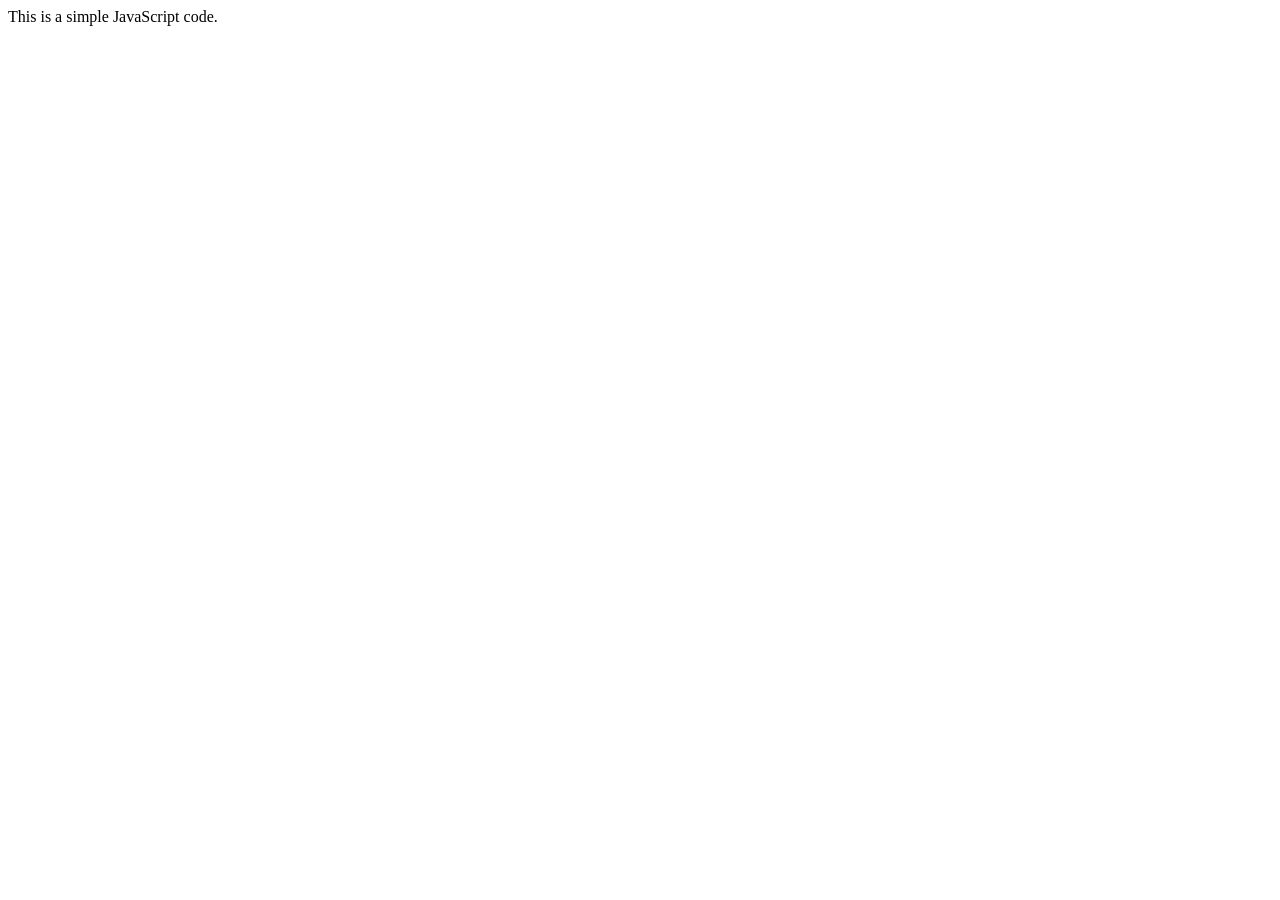
<file: DAY4/index.html>
<!DOCTYPE html>
<html lang="en">
<head>
    <meta charset="UTF-8">
    <meta name="viewport" content="width=device-width, initial-scale=1.0">
    <title>Document</title>
    
</head>
<body>
    <script src="script.js"></script>
</body>
</html>
</file>
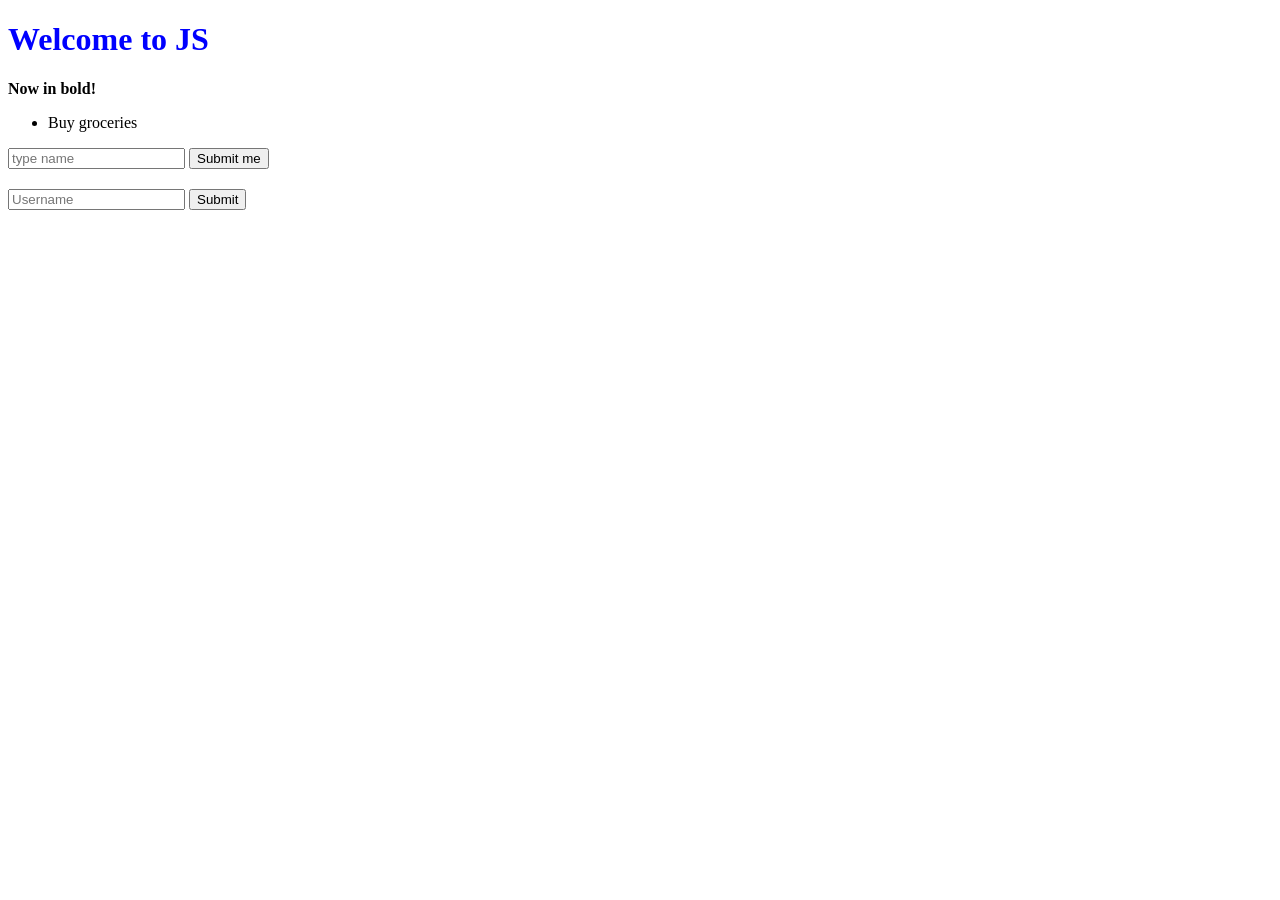
<file: DAY6/index.html>
<!DOCTYPE html>
<html lang="en">
<head>
    <meta charset="UTF-8">
    <meta name="viewport" content="width=device-width, initial-scale=1.0">
    <title>Learning DOM</title>
</head>
<body>

    <!-- Example 1: Selecting and changing elements -->
    <h1 id="title">Hello, World!</h1>
    <p class="info">This is a simple paragraph.</p>

    <!-- Example 2: Creating new elements -->
    <ul id="tasklist"></ul>

    <!-- Example 3: Removing elements -->
    <p class="notice">This is a temporary message</p>

    <!-- Example 4: Handling button click -->
    <input id="nameBox" placeholder="type name">
    <button id="submitBtn">Submit me</button>
    <h2 id="output"></h2>

    <!-- Example 5: Handling form submit -->
    <form id="LoginForm">
        <input id="user" placeholder="Username">
        <button type="submit">Submit</button>
    </form>
    <p id="msg"></p>

    <script src="index.js"></script>
</body>
</html>
</file>
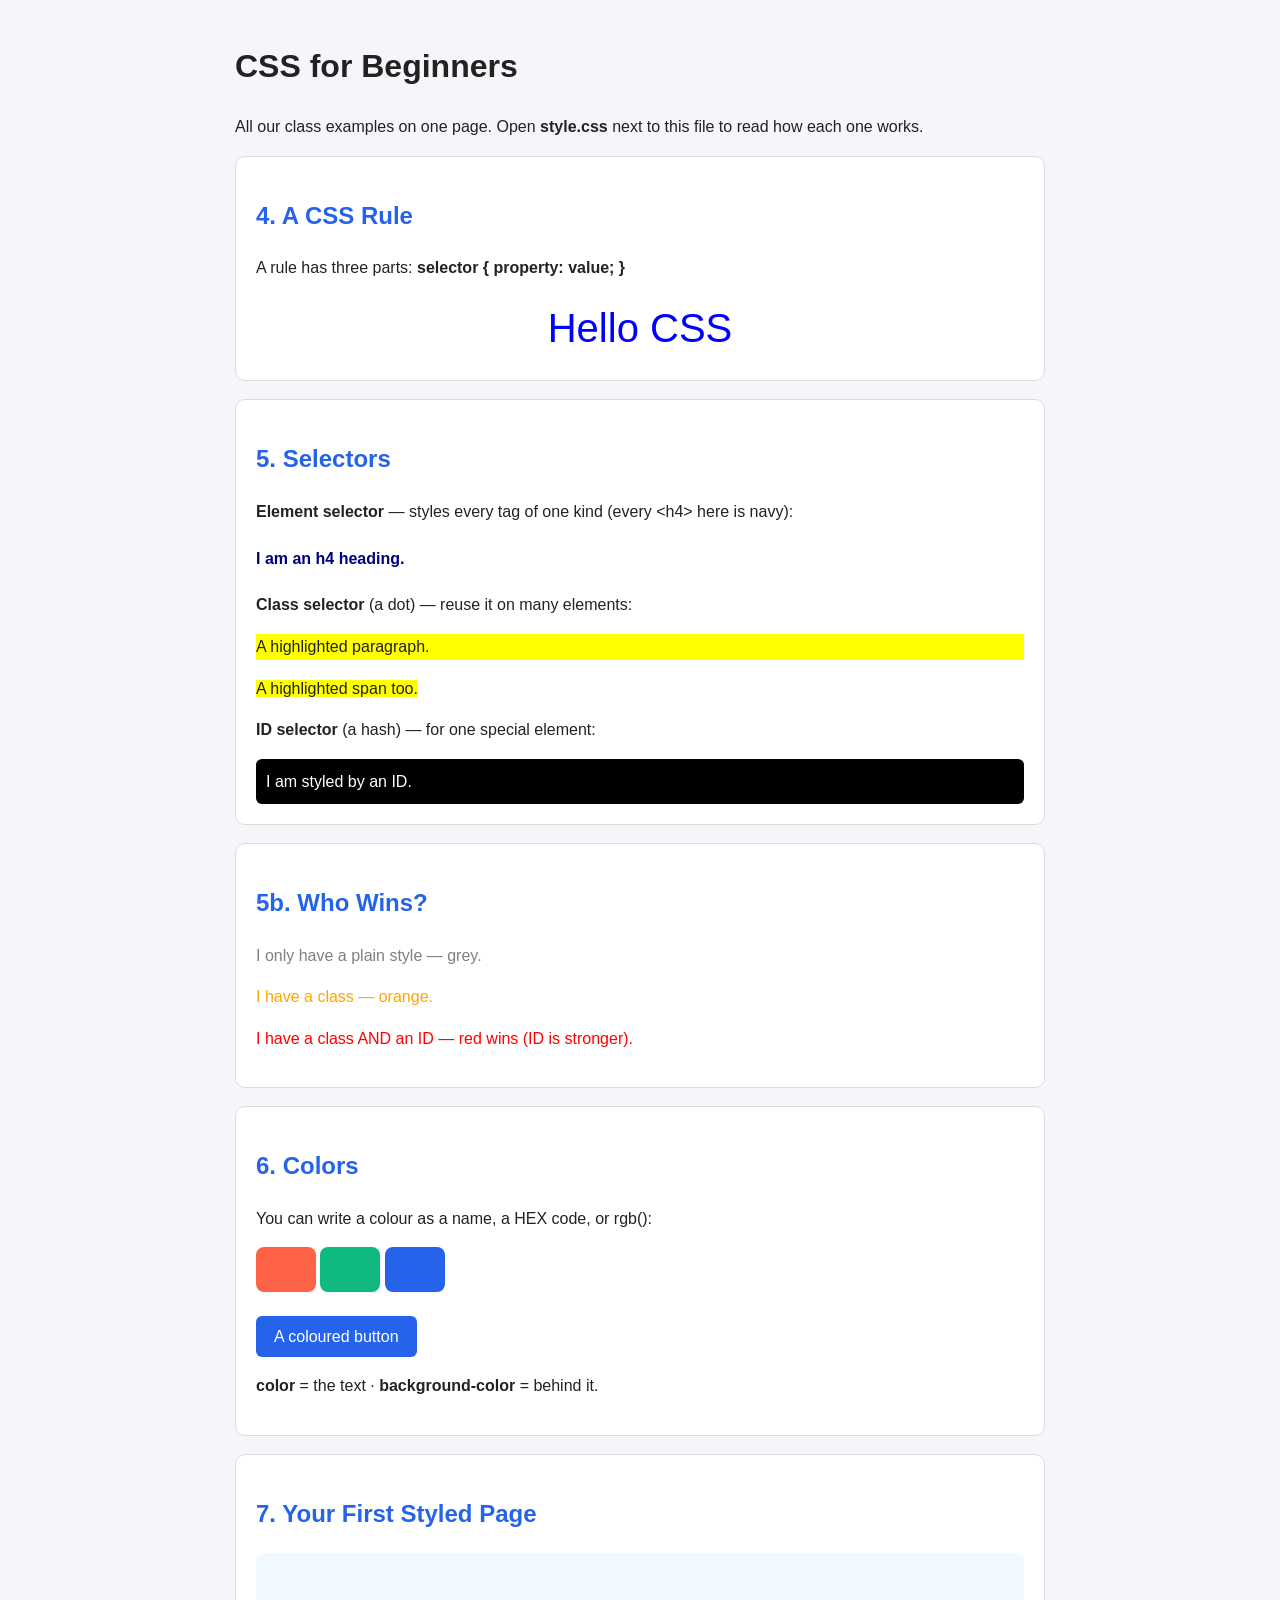
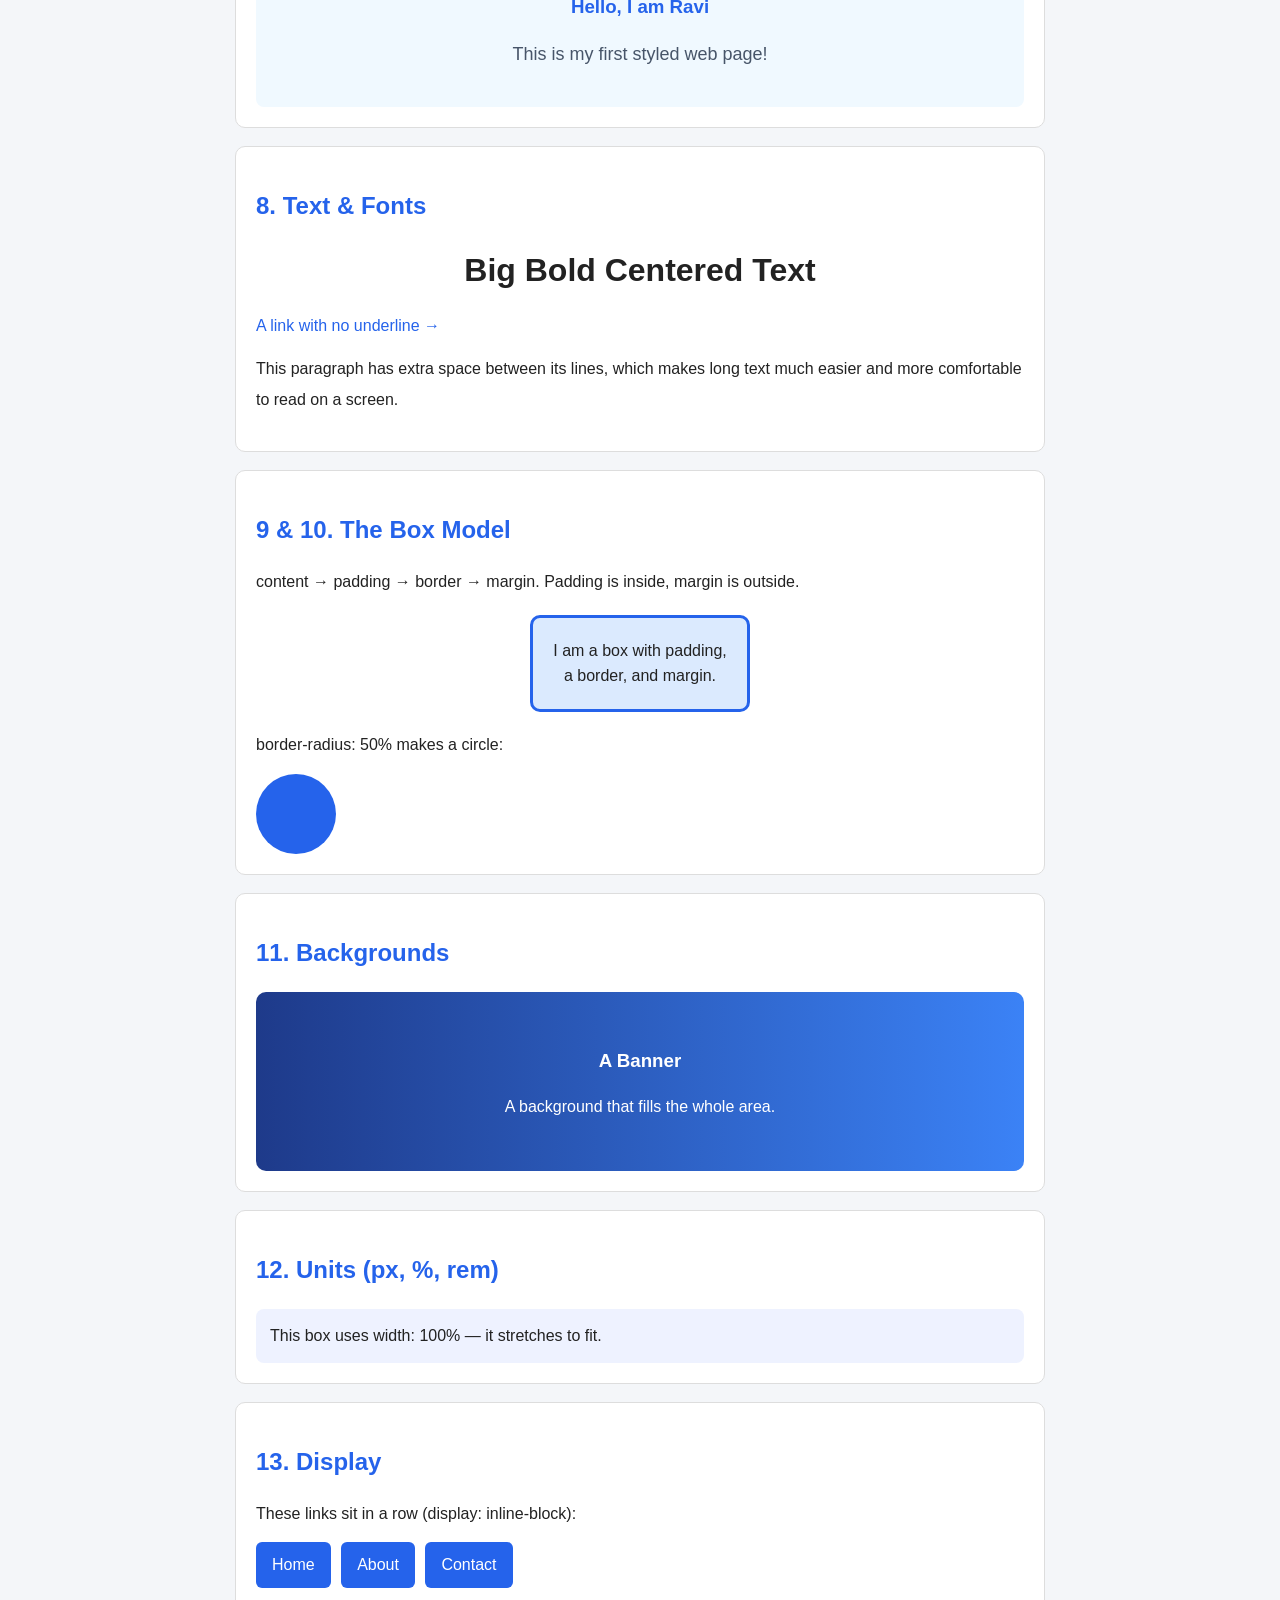
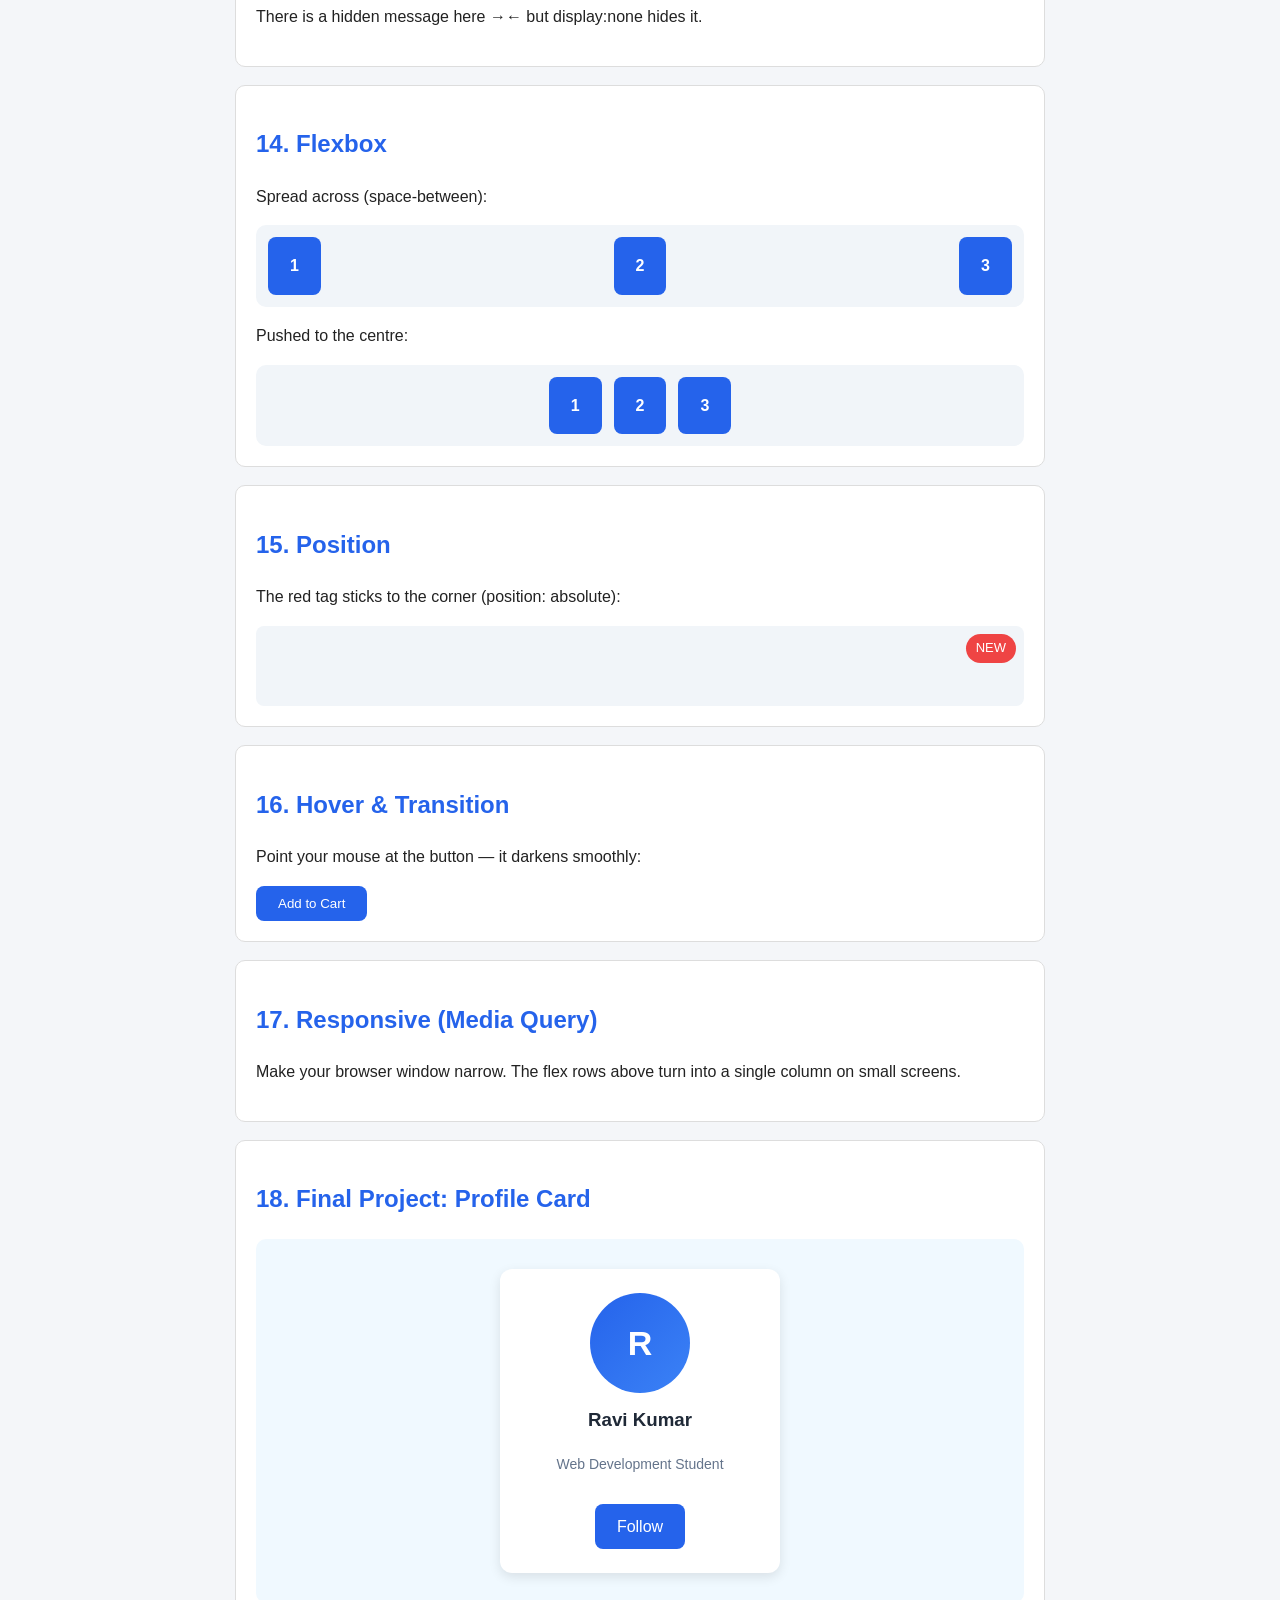
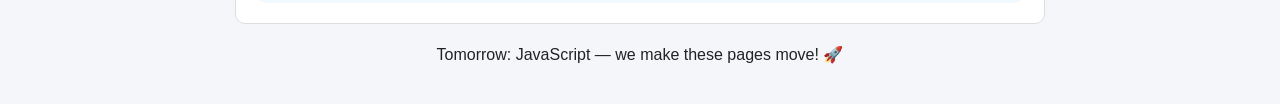
<file: DAY2/DAY2/index.html>
<!DOCTYPE html>
<html lang="en">
<head>
  <meta charset="UTF-8" />
  <meta name="viewport" content="width=device-width, initial-scale=1.0" />
  <title>CSS for Beginners — All Examples</title>

  <!-- This ONE line brings in all our styles from style.css -->
  <link rel="stylesheet" href="style.css" />
</head>
<body>

  <h1>CSS for Beginners</h1>
  <p>All our class examples on one page. Open <b>style.css</b> next to this file to read how each one works.</p>

  <!-- 4. THE SHAPE OF A CSS RULE -->
  <div class="section">
    <h2>4. A CSS Rule</h2>
    <p>A rule has three parts: <b>selector { property: value; }</b></p>
    <div class="blue-heading">Hello CSS</div>
  </div>

  <!-- 5. SELECTORS -->
  <div class="section">
    <h2>5. Selectors</h2>

    <p><b>Element selector</b> — styles every tag of one kind (every &lt;h4&gt; here is navy):</p>
    <h4>I am an h4 heading.</h4>

    <p><b>Class selector</b> (a dot) — reuse it on many elements:</p>
    <p class="yellow-highlight">A highlighted paragraph.</p>
    <span class="yellow-highlight">A highlighted span too.</span>

    <p><b>ID selector</b> (a hash) — for one special element:</p>
    <div id="main-box">I am styled by an ID.</div>
  </div>

  <!-- 5b. SPECIFICITY -->
  <div class="section">
    <h2>5b. Who Wins?</h2>
    <p class="plain">I only have a plain style — grey.</p>
    <p class="warning">I have a class — orange.</p>
    <p class="warning" id="special">I have a class AND an ID — red wins (ID is stronger).</p>
  </div>

  <!-- 6. COLORS -->
  <div class="section">
    <h2>6. Colors</h2>
    <p>You can write a colour as a name, a HEX code, or rgb():</p>
    <span class="swatch color-name"></span>
    <span class="swatch color-hex"></span>
    <span class="swatch color-rgb"></span>
    <p><span class="color-button">A coloured button</span></p>
    <p><b>color</b> = the text · <b>background-color</b> = behind it.</p>
  </div>

  <!-- 7. STYLE YOUR FIRST PAGE -->
  <div class="section">
    <h2>7. Your First Styled Page</h2>
    <div class="about-box">
      <h3 class="about-name">Hello, I am Ravi</h3>
      <p class="about-line">This is my first styled web page!</p>
    </div>
  </div>


  <!-- 8. TEXT & FONTS -->
  <div class="section">
    <h2>8. Text &amp; Fonts</h2>
    <div class="big-text">Big Bold Centered Text</div>
    <p><a href="#" class="no-underline">A link with no underline →</a></p>
    <p class="airy-text">This paragraph has extra space between its lines, which makes long text much easier and more comfortable to read on a screen.</p>
  </div>


  <!-- 9 + 10. BOX MODEL, MARGIN, PADDING, BORDER -->
  <div class="section">
    <h2>9 &amp; 10. The Box Model</h2>
    <p>content → padding → border → margin. Padding is inside, margin is outside.</p>
    <div class="box">I am a box with padding, a border, and margin.</div>
    <p>border-radius: 50% makes a circle:</p>
    <div class="circle"></div>
  </div>


  <!-- 11. BACKGROUNDS -->
  <div class="section">
    <h2>11. Backgrounds</h2>
    <div class="banner">
      <h3>A Banner</h3>
      <p>A background that fills the whole area.</p>
    </div>
  </div>


  <!-- 12. UNITS -->
  <div class="section">
    <h2>12. Units (px, %, rem)</h2>
    <div class="full-width">This box uses width: 100% — it stretches to fit.</div>
  </div>


  <!-- 13. DISPLAY -->
  <div class="section">
    <h2>13. Display</h2>
    <p>These links sit in a row (display: inline-block):</p>
    <div class="menu">
      <a href="#">Home</a>
      <a href="#">About</a>
      <a href="#">Contact</a>
    </div>
    <p>There is a hidden message here →<span class="hidden">YOU CANNOT SEE ME</span>← but display:none hides it.</p>
  </div>


  <!-- 14. FLEXBOX -->
  <div class="section">
    <h2>14. Flexbox</h2>
    <p>Spread across (space-between):</p>
    <div class="row">
      <div class="box-item">1</div>
      <div class="box-item">2</div>
      <div class="box-item">3</div>
    </div>
    <p>Pushed to the centre:</p>
    <div class="row row-center">
      <div class="box-item">1</div>
      <div class="box-item">2</div>
      <div class="box-item">3</div>
    </div>
  </div>


  <!-- 15. POSITION -->
  <div class="section">
    <h2>15. Position</h2>
    <p>The red tag sticks to the corner (position: absolute):</p>
    <div class="tag-area">
      <span class="corner-tag">NEW</span>
    </div>
  </div>


  <!-- 16. HOVER & TRANSITION -->
  <div class="section">
    <h2>16. Hover &amp; Transition</h2>
    <p>Point your mouse at the button — it darkens smoothly:</p>
    <button class="button">Add to Cart</button>
  </div>


  <!-- 17. RESPONSIVE -->
  <div class="section">
    <h2>17. Responsive (Media Query)</h2>
    <p>Make your browser window narrow. The flex rows above turn into a single column on small screens.</p>
  </div>

  <!-- 18. FINAL PROJECT -->
  <div class="section">
    <h2>18. Final Project: Profile Card</h2>
    <div class="card-area">
      <div class="card">
        <div class="card-photo">R</div>
        <h3 class="card-name">Ravi Kumar</h3>
        <p class="card-job">Web Development Student</p>
        <a href="#" class="button">Follow</a>
      </div>
    </div>
  </div>
  <p style="text-align:center;">Tomorrow: JavaScript — we make these pages move! 🚀</p>
</body>
</html>
</file>
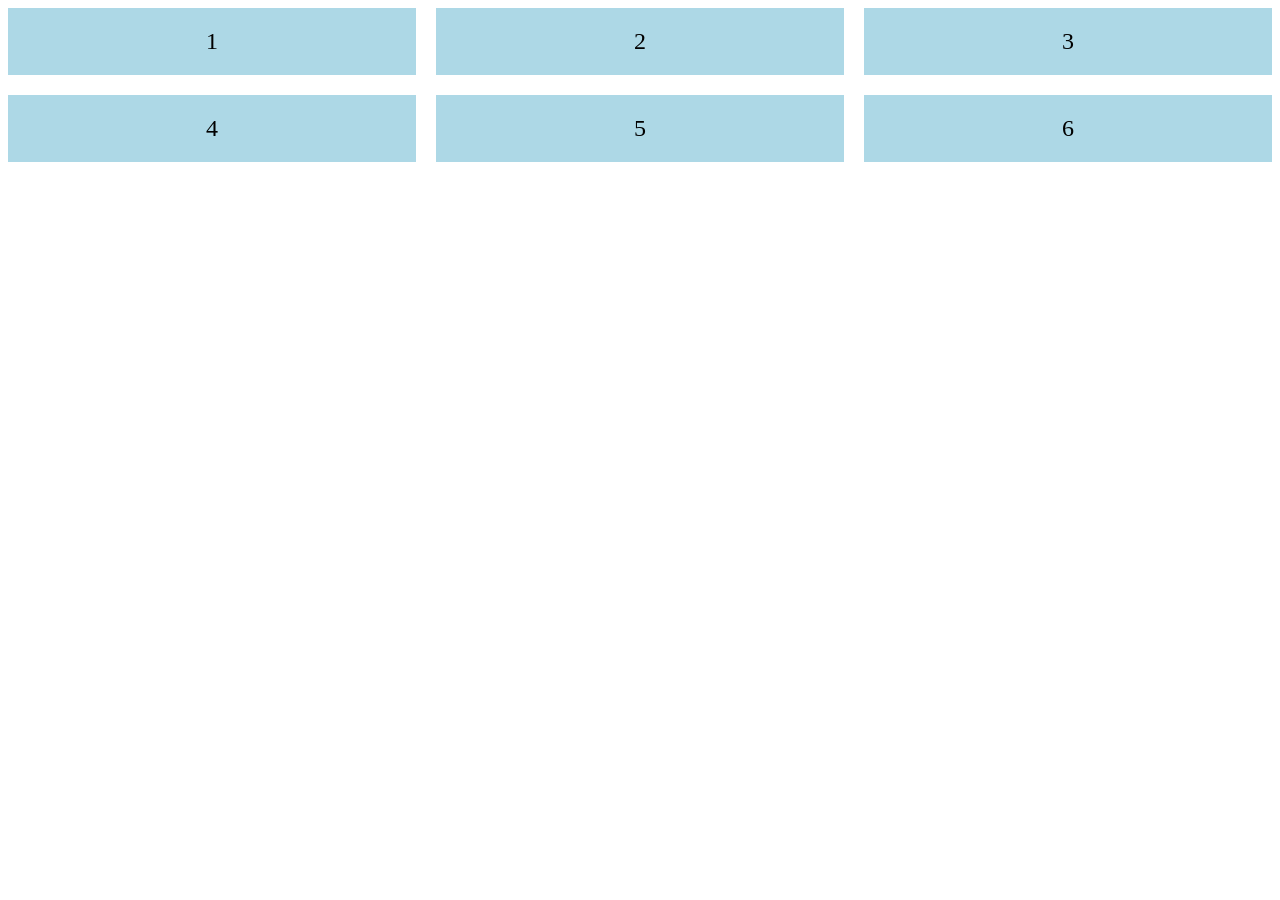
<file: Day3/.vscode/grid.html>
<!doctype html>
<html lang="en">
  <head>
    <meta charset="UTF-8" />
    <meta name="viewport" content="width=device-width, initial-scale=1.0" />
    <title>Learning Grid</title>
    <link rel="stylesheet" href="grid.css" />
  </head>
  <body>
    <div class="container">
      <div class="box">1</div>
      <div class="box">2</div>
      <div class="box">3</div>
      <div class="box">4</div>
      <div class="box">5</div>
      <div class="box">6</div>
    </div>
  </body>
</html>
</file>
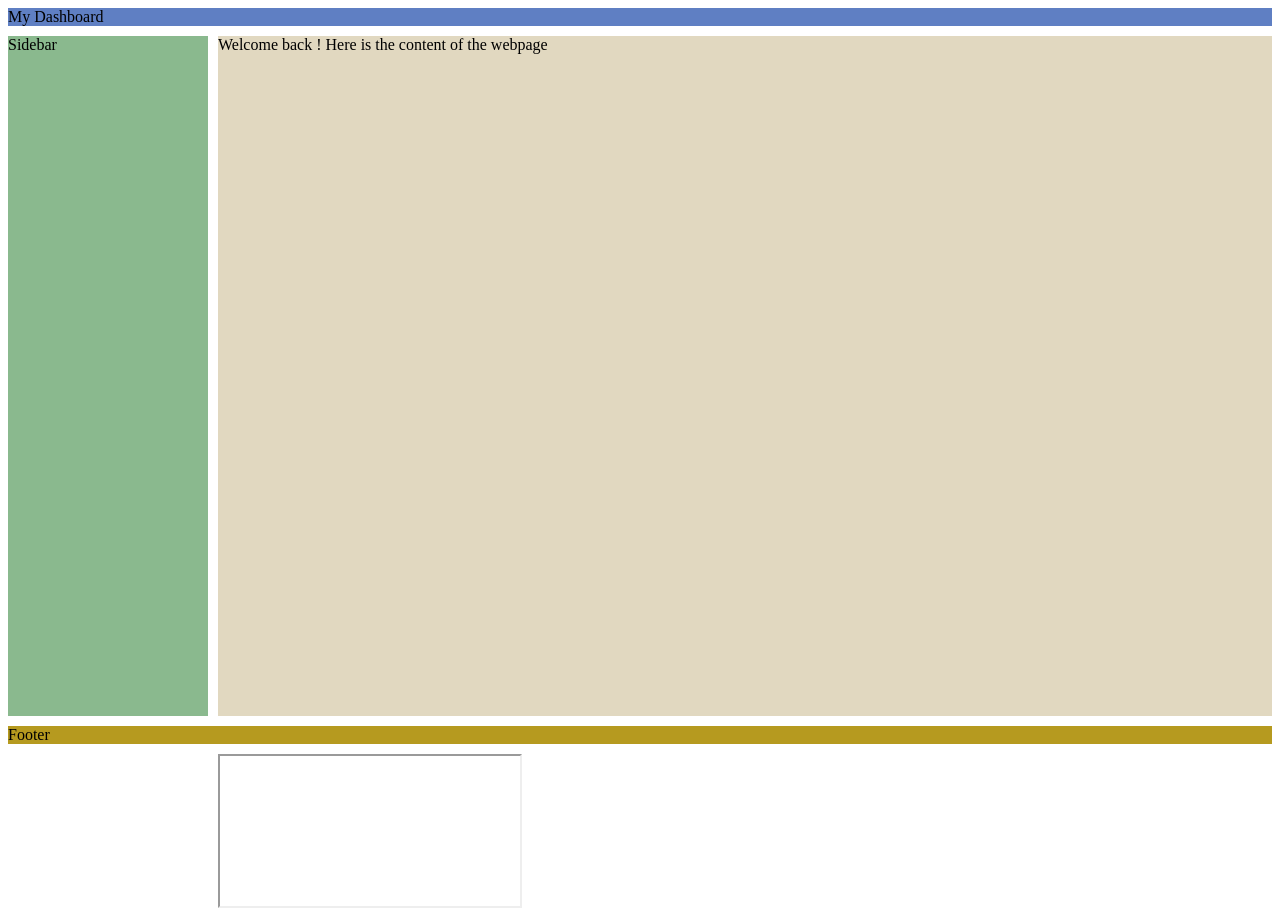
<file: Day3/.vscode/gridDashBoard.html>
<!DOCTYPE html>
<html lang="en">
<head>
    <meta charset="UTF-8">
    <meta name="viewport" content="width=device-width, initial-scale=1.0">
    <title>Creating a Grid Dashboard</title>
    <link rel="stylesheet" href="gridDashboard.css">
</head>
<body>
    <div class="dashboard">
        <div class="header">My Dashboard</div>
        <div class="sidebar">Sidebar</div>
        <div class="main">Welcome back ! Here is the content of the webpage</div>
        <div class="footer">Footer</div>
        <video></video>
        <iframe src="https://www.youtube.com/embed/dQw4w9WgXcQ" title="YouTube video player" ></iframe> 
    </div>
</body>
</html>
</file>
<file: DAY2/DAY2/style.css>
/* ============================================================
   CSS FOR BEGINNERS  —  ALL EXAMPLES IN ONE FILE
   ------------------------------------------------------------
   HOW TO READ THIS FILE:
     • Every block starts with a comment that says, in simple
       words, what the CSS does.
     • Open index.html to SEE each example on the screen.
     • This file is joined to the page by ONE line in index.html:
           <link rel="stylesheet" href="style.css">
   ============================================================ */


/* ----- PAGE SETUP — you can ignore this part for now ----- */
* {
  box-sizing: border-box;     /* makes box sizes easy to control */
}
body {
  font-family: Arial, sans-serif;
  background: #f4f6f9;
  color: #222222;
  line-height: 1.6;
  max-width: 850px;
  margin: 0 auto;             /* centres the page */
  padding: 20px;
}
.section {
  background: white;
  border: 1px solid #dddddd;
  border-radius: 10px;
  padding: 20px;
  margin-bottom: 18px;
}
h2 {                          /* the blue title on every box */
  color: #2563eb;
}


/* ============================================================
   4. A CSS RULE LOOKS LIKE THIS:
      selector { property: value; }
   ============================================================ */

/* Make this heading blue, put it in the centre, and make it big */
.blue-heading {
  color: blue;
  text-align: center;
  font-size: 40px;
}


/* ============================================================
   5. SELECTORS — how we choose WHAT to style
   ============================================================ */

/* ELEMENT selector: just the tag name.
   It styles EVERY tag of that kind. Here, every <h4> turns navy. */
h4 {
  color: navy;
}

/* CLASS selector: starts with a dot (.)
   You can reuse the same class on many elements. */
.yellow-highlight {
  background-color: yellow;
}

/* ID selector: starts with a hash (#)
   Use an ID on only ONE element on the page. */
#main-box {
  background-color: black;
  color: white;
  padding: 10px;
  border-radius: 6px;
}


/* ============================================================
   5b. SPECIFICITY — who WINS when rules clash?
   Power order:  ID  >  class  >  tag
   ============================================================ */

.plain   { color: grey; }     /* weakest */
.warning { color: orange; }   /* class beats a plain tag */
#special { color: red; }      /* ID beats a class, so RED wins */


/* ============================================================
   6. COLORS
   color = the text colour
   background-color = the colour behind it
   ============================================================ */

/* You can write colours as names, HEX (#2563eb), or rgb(...) */
.color-button {
  background-color: #2563eb;   /* HEX code */
  color: white;
  padding: 8px 18px;
  border-radius: 6px;
  display: inline-block;
}

/* Little colour squares to show different ways to write colours */
.swatch { display: inline-block; width: 60px; height: 45px; border-radius: 8px; }
.color-name { background: tomato; }              /* a colour NAME      */
.color-hex  { background: #10b981; }             /* a HEX code         */
.color-rgb  { background: rgb(37, 99, 235); }    /* red, green, blue   */


/* ============================================================
   7. STYLE YOUR FIRST PAGE  (the "About Me" example)
   ============================================================ */

.about-box {
  background-color: #f0f9ff;
  text-align: center;
  padding: 20px;
  border-radius: 8px;
}
.about-name {
  color: #2563eb;
}
.about-line {
  color: #475569;
  font-size: 18px;
}


/* ============================================================
   8. TEXT & FONTS
   ============================================================ */

/* A big, bold, centred heading */
.big-text {
  font-size: 32px;
  font-weight: bold;
  text-align: center;
}

/* Remove the underline from a link */
.no-underline {
  text-decoration: none;
  color: #2563eb;
}

/* line-height = space between lines. Bigger = easier to read. */
.airy-text {
  line-height: 1.9;
}


/* ============================================================
   9 + 10. THE BOX MODEL, MARGIN, PADDING & BORDER
   A box has 4 layers:  content → padding → border → margin
   padding = space INSIDE the box
   margin  = space OUTSIDE the box
   ============================================================ */

.box {
  width: 220px;
  padding: 20px;               /* space inside, around the text */
  border: 3px solid #2563eb;   /* width | style | colour        */
  margin: 20px auto;           /* space outside (auto = centre) */
  background: #dbeafe;
  text-align: center;
  border-radius: 10px;         /* rounded corners               */
}

/* border-radius: 50% turns a square into a circle */
.circle {
  width: 80px;
  height: 80px;
  background: #2563eb;
  border-radius: 50%;
}


/* ============================================================
   11. BACKGROUNDS
   ============================================================ */

.banner {
  /* You can use a real picture here:
     background-image: url("photo.jpg"); */
  background-image: linear-gradient(to right, #1e3a8a, #3b82f6);
  background-size: cover;       /* fill the whole area neatly */
  color: white;
  text-align: center;
  padding: 35px 20px;
  border-radius: 10px;
}


/* ============================================================
   12. UNITS  (px, %, rem)
   px = a fixed size that never changes
   %  = a size that stretches to fit
   rem = good for font sizes
   ============================================================ */

.full-width {
  width: 100%;          /* takes the full width of its parent */
  background: #eef2ff;
  padding: 14px;
  border-radius: 8px;
}


/* ============================================================
   13. DISPLAY  (block / inline / none)
   ============================================================ */

/* Make links sit in a row, like a menu */
.menu a {
  display: inline-block;
  background: #2563eb;
  color: white;
  text-decoration: none;
  padding: 10px 16px;
  border-radius: 6px;
  margin-right: 6px;
}

/* display: none completely hides an element */
.hidden {
  display: none;
}


/* ============================================================
   14. FLEXBOX — the easy way to line things up in a row
   ============================================================ */

.row {
  display: flex;                    /* turn on flexbox            */
  justify-content: space-between;   /* spread items across        */
  align-items: center;              /* line them up in the middle */
  gap: 12px;
  background: #f1f5f9;
  padding: 12px;
  border-radius: 10px;
}

/* Add this class to push the items to the centre instead */
.row-center {
  justify-content: center;
}

.box-item {
  background: #2563eb;
  color: white;
  padding: 16px 22px;
  border-radius: 8px;
  font-weight: bold;
}


/* ============================================================
   15. POSITION — placing an element in a special spot
   ============================================================ */

.tag-area {
  position: relative;     /* the box the tag will sit inside */
  height: 80px;
  background: #f1f5f9;
  border-radius: 8px;
}
.corner-tag {
  position: absolute;     /* stick to a corner of the box above */
  top: 8px;
  right: 8px;
  background: #ef4444;
  color: white;
  padding: 4px 10px;
  border-radius: 999px;
  font-size: 13px;
}


/* ============================================================
   16. HOVER + TRANSITION — make buttons feel alive
   ============================================================ */

.button {
  background-color: #2563eb;
  color: white;
  padding: 10px 22px;
  border: none;
  border-radius: 8px;
  text-decoration: none;
  display: inline-block;
  cursor: pointer;
  transition: 0.3s;             /* makes the change smooth */
}
.button:hover {
  background-color: #1d4ed8;    /* darker when you point at it */
}


/* ============================================================
   17. RESPONSIVE — change styles on small screens (phones)
   When the screen is 600px wide or smaller, stack the row
   into a column. Try it: drag your browser window narrow!
   ============================================================ */

@media (max-width: 600px) {
  .row {
    flex-direction: column;
  }
}


/* ============================================================
   18. FINAL PROJECT — a Profile Card
   It uses almost everything above:
   flexbox + the box model + rounded corners + colours + hover
   ============================================================ */

.card-area {
  background-color: #f0f9ff;
  display: flex;
  justify-content: center;   /* centre the card left-to-right */
  align-items: center;       /* centre it top-to-bottom       */
  padding: 30px;
  border-radius: 10px;
}
.card {
  background-color: white;
  width: 280px;
  padding: 24px;
  border-radius: 12px;
  box-shadow: 0 4px 12px rgba(0, 0, 0, 0.1);   /* soft shadow */
  text-align: center;
}
.card-photo {
  width: 100px;
  height: 100px;
  border-radius: 50%;        /* round photo */
  background: linear-gradient(135deg, #2563eb, #3b82f6);
  margin: 0 auto;
  display: flex;
  align-items: center;
  justify-content: center;
  color: white;
  font-size: 34px;
  font-weight: bold;
}
.card-name { color: #1f2937; margin-top: 12px; }
.card-job  { color: #64748b; font-size: 14px; }
.card .button { margin-top: 14px; }
</file>
<file: Day3/.vscode/grid.css>
.container {
    display: grid;
    grid-template-columns: 1fr 1fr 1fr;
    gap: 20px;
}
.box {
    background-color: lightblue;
    padding: 20px;
    text-align: center;
    font-size: 24px;
}
@media (max-width: 600px) {  
    .container {
        grid-template-columns: 1fr;
    }
}
</file>
<file: Day3/.vscode/gridDashboard.css>
.dashboard {
    display:grid;
    grid-template-areas: "header header "
                     "sidebar main "
                     "footer footer ";
                grid-template-columns: 200px 1fr;
                grid-template-rows: auto 1fr auto;
                gap: 10px;
                height: 100vh;
}

.header { grid-area: header; background: #5f7fc3; }
.sidebar{grid-area:sidebar; background-color: #8ab98e}
.main{grid-area:main; background-color: #e1d8c0}
.footer{grid-area:footer; background-color: #b69a1f}

@media (max-width: 768px) {
    .dashboard {
        grid-template-areas: "header "
                         "main "
                         "sidebar "
                         "footer ";
                    grid-template-columns: 1fr;
                    grid-template-rows: auto 1fr auto auto;
    }
}
</file>
